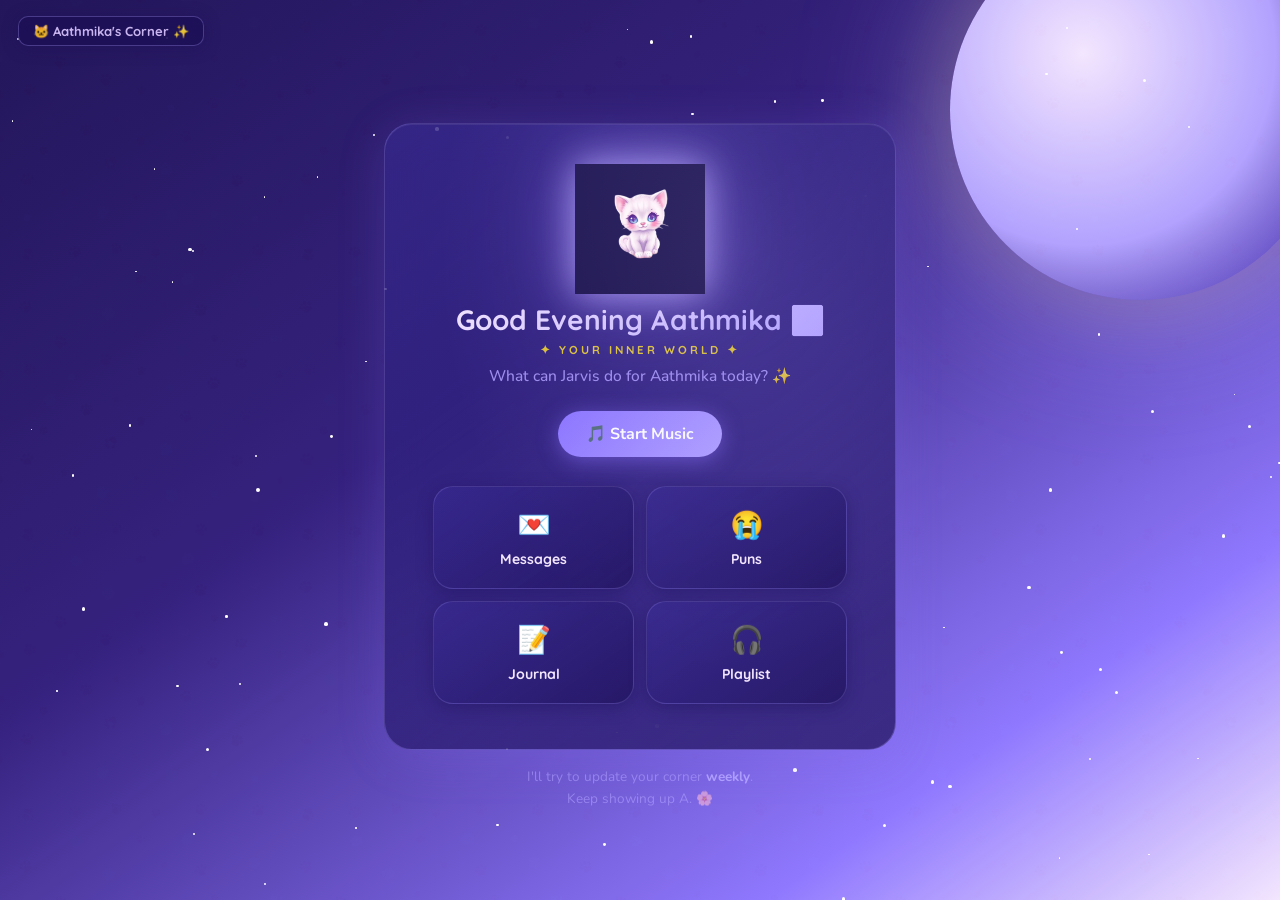
<file: index.html>
<!DOCTYPE html>
<html lang="en">
<head>
  <meta charset="UTF-8"/>
  <meta name="viewport" content="width=device-width, initial-scale=1.0"/>
  <title>Aathmika's Corner ✨</title>
  <link rel="icon" href="data:image/svg+xml,<svg xmlns='http://www.w3.org/2000/svg' viewBox='0 0 100 100'><text y='.9em' font-size='90'>🐱</text></svg>">
  <link rel="preconnect" href="https://fonts.googleapis.com">
  <link href="https://fonts.googleapis.com/css2?family=Nunito:wght@400;600;700;800;900&family=Quicksand:wght@400;500;600;700&display=swap" rel="stylesheet">
  <link rel="stylesheet" href="lunari.css">
</head>
<body>

<div id="kitten-cursor"></div>
<a href="index.html" class="brand-tag">🐱 Aathmika's Corner ✨</a>

<div id="bg">
  <div class="moon"></div>
  <div class="cloud c1"></div>
  <div class="cloud c2"></div>
  <div class="cloud c3"></div>
  <div class="star-field" id="stars"></div>
</div>

<div id="app">
  <div class="hero-card sparkable">
    <img class="kitty-hero" src="[data-uri]" alt="Lunari kitten"/>
    <h1 id="greeting"></h1>
    <p class="inner-world">✦ Your Inner World ✦</p>
    <p class="subtitle">What can Jarvis do for Aathmika today? ✨</p>
    <audio id="bgMusic" src="bg.mp3" loop></audio>
    <button onclick="playMusic()" class="music-btn sparkable">🎵 Start Music</button>
    <div class="nav-grid">
      <a class="nav-card sparkable" href="messages.html"><span class="card-emoji">💌</span><span class="card-label">Messages</span></a>
      <a class="nav-card sparkable" href="puns.html"><span class="card-emoji">😭</span><span class="card-label">Puns</span></a>
      <a class="nav-card sparkable" href="journal.html"><span class="card-emoji">📝</span><span class="card-label">Journal</span></a>
      <a class="nav-card sparkable" href="playlist.html"><span class="card-emoji">🎧</span><span class="card-label">Playlist</span></a>
    </div>
  </div>
  <p class="footer-text">I'll try to update your corner <strong>weekly</strong>.<br>Keep showing up A. 🌸</p>
</div>

<script src="lunari.js"></script>
<script src="script.js"></script>
<script>
  let _musicPlaying = false;
  function playMusic() {
    const btn = document.querySelector('.music-btn');
    const music = document.getElementById('bgMusic');
    if (!music) return;
    if (_musicPlaying) {
      music.pause(); _musicPlaying = false;
      if (btn) { btn.textContent = '🎵 Start Music'; btn.classList.remove('playing'); }
    } else {
      music.volume = 0.4; music.play(); _musicPlaying = true;
      if (btn) { btn.textContent = '🎵 Pause Music'; btn.classList.add('playing'); }
    }
  }
</script>
</body>
</html>
</file>
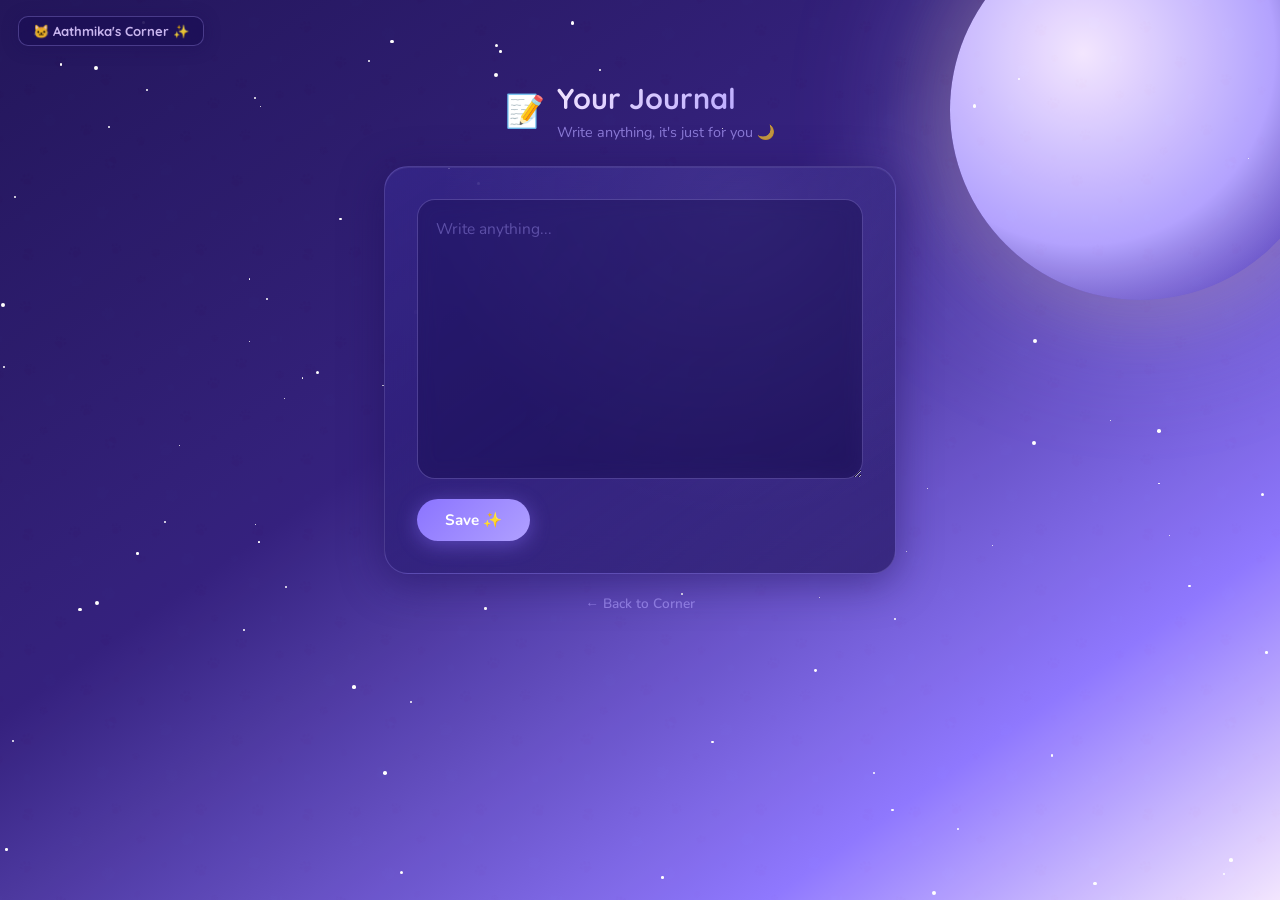
<file: journal.html>
<!DOCTYPE html>
<html lang="en">
<head>
  <meta charset="UTF-8"/>
  <meta name="viewport" content="width=device-width, initial-scale=1.0"/>
  <title>Journal 📝 Aathmika's Corner</title>
  <link rel="icon" href="data:image/svg+xml,<svg xmlns='http://www.w3.org/2000/svg' viewBox='0 0 100 100'><text y='.9em' font-size='90'>🐱</text></svg>">
  <link rel="preconnect" href="https://fonts.googleapis.com">
  <link href="https://fonts.googleapis.com/css2?family=Nunito:wght@400;600;700;800;900&family=Quicksand:wght@400;500;600;700&display=swap" rel="stylesheet">
  <link rel="stylesheet" href="lunari.css">
  <style>
    #journalText {
      width:100%; min-height:280px; padding:16px 18px;
      background:rgba(27,14,85,0.5); backdrop-filter:blur(10px);
      border:1px solid rgba(176,160,255,0.3); border-radius:18px;
      color:var(--lavender); font-family:'Nunito',sans-serif;
      font-size:0.97rem; line-height:1.7; outline:none; resize:vertical;
      transition:border 0.25s, box-shadow 0.25s; margin-bottom:14px;
    }
    #journalText:focus { border-color:var(--magical-violet); box-shadow:0 0 0 3px rgba(139,116,255,0.25); }
    #journalText::placeholder { color:rgba(176,160,255,0.4); }
    .save-row { display:flex; align-items:center; gap:14px; }
    .save-btn {
      padding:11px 28px; border:none; border-radius:50px;
      background:linear-gradient(135deg,var(--magical-violet),var(--dream-purple));
      color:white; font-family:'Nunito',sans-serif; font-size:0.95rem; font-weight:700;
      cursor:pointer; box-shadow:0 4px 20px rgba(139,116,255,0.45); transition:all 0.25s;
    }
    .save-btn:hover { transform:scale(1.05); }
    #saveNote { font-size:0.85rem; color:var(--star-glow); font-weight:600; opacity:0; transition:opacity 0.3s; }
    #saveNote.visible { opacity:1; }
    .header-row{display:flex;align-items:center;gap:.8rem;margin-bottom:1.5rem;}
    .header-icon{font-size:2rem;}
  </style>
</head>
<body>
<div id="kitten-cursor"></div>
<a href="index.html" class="brand-tag">🐱 Aathmika's Corner ✨</a>
<div id="bg">
  <div class="moon"></div>
  <div class="cloud c1"></div><div class="cloud c2"></div><div class="cloud c3"></div>
  <div class="star-field" id="stars"></div>
</div>
<div id="app" style="justify-content:flex-start;padding-top:80px;">
  <div class="header-row">
    <span class="header-icon">📝</span>
    <div>
      <h1 class="page-title">Your Journal</h1>
      <p class="page-sub">Write anything, it's just for you 🌙</p>
    </div>
  </div>
  <div class="lunari-card" style="width:100%;">
    <textarea id="journalText" placeholder="Write anything..."></textarea>
    <div class="save-row">
      <button class="save-btn sparkable" onclick="saveJournal()">Save ✨</button>
      <p id="saveNote"></p>
    </div>
  </div>
  <a href="index.html" class="back-link">← Back to Corner</a>
</div>
<script src="lunari.js"></script>
<script src="script.js"></script>
<script>
  const _orig = saveJournal;
  saveJournal = function() {
    _orig();
    const n = document.getElementById('saveNote');
    n.classList.add('visible');
    setTimeout(() => n.classList.remove('visible'), 2500);
  }
</script>
</body>
</html>
</file>
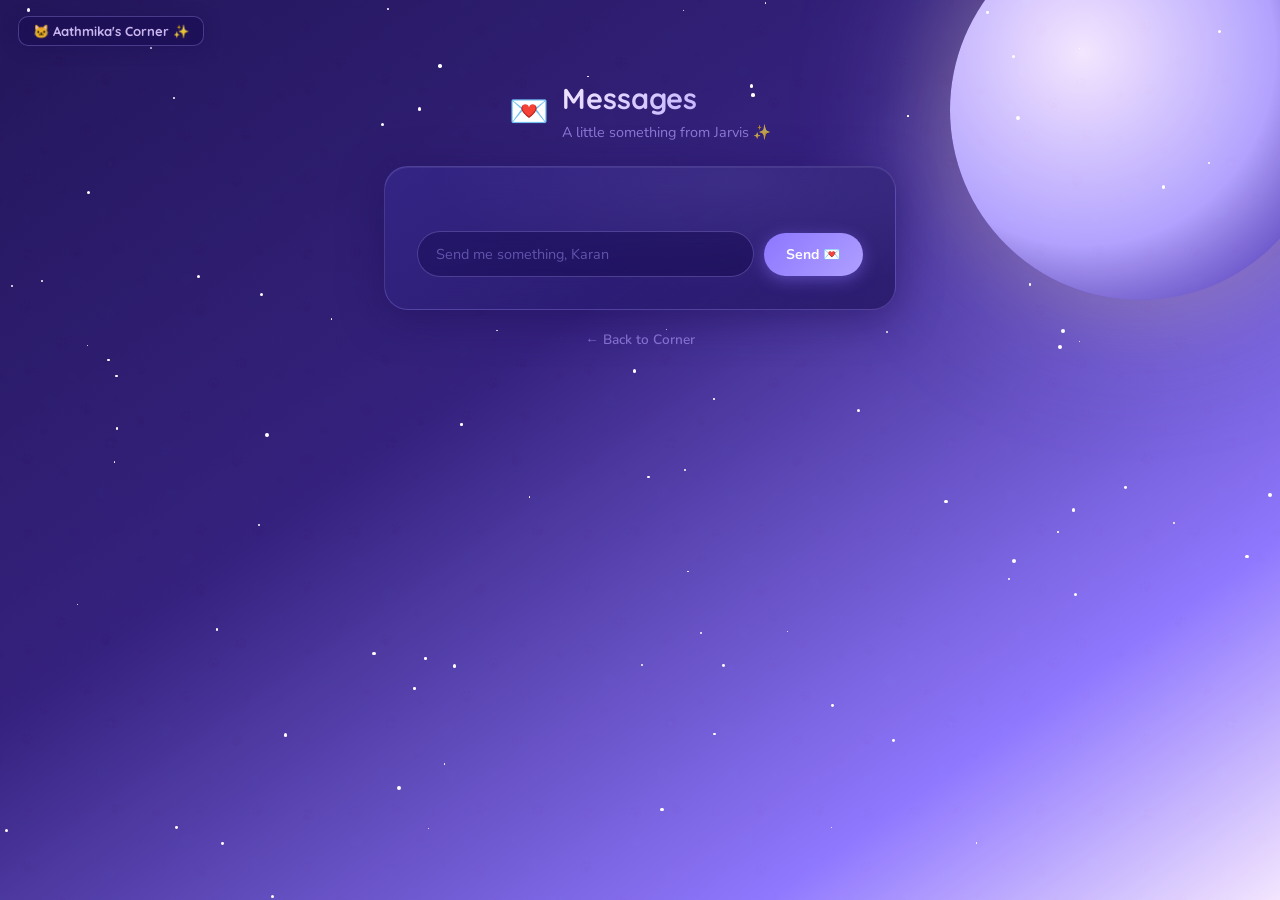
<file: messages.html>
<!DOCTYPE html>
<html lang="en">
<head>
  <meta charset="UTF-8"/>
  <meta name="viewport" content="width=device-width, initial-scale=1.0"/>
  <title>Messages ✨ Aathmika's Corner</title>
  <link rel="icon" href="data:image/svg+xml,<svg xmlns='http://www.w3.org/2000/svg' viewBox='0 0 100 100'><text y='.9em' font-size='90'>🐱</text></svg>">
  <link rel="preconnect" href="https://fonts.googleapis.com">
  <link href="https://fonts.googleapis.com/css2?family=Nunito:wght@400;600;700;800;900&family=Quicksand:wght@400;500;600;700&display=swap" rel="stylesheet">
  <link rel="stylesheet" href="lunari.css">
  <style>
    #chatMessages {
      display: flex; flex-direction: column; gap: 10px;
      max-height: 400px; overflow-y: auto;
      padding: 4px 4px 12px; margin-bottom: 16px;
      scrollbar-width: thin; scrollbar-color: rgba(176,160,255,0.3) transparent;
    }
    #chatMessages::-webkit-scrollbar { width: 4px; }
    #chatMessages::-webkit-scrollbar-thumb { background: rgba(176,160,255,0.3); border-radius: 4px; }
    .message {
      padding: 12px 16px; border-radius: 18px;
      max-width: 80%; font-size: 0.92rem; line-height: 1.55;
      animation: msgPop 0.3s cubic-bezier(0.34,1.56,0.64,1);
      word-break: break-word;
    }
    @keyframes msgPop { from{opacity:0;transform:scale(0.85)} to{opacity:1;transform:scale(1)} }
    .message small { display:block; font-size:0.7rem; margin-top:5px; opacity:0.55; }
    .message.user {
      align-self: flex-end;
      background: linear-gradient(135deg, var(--magical-violet), var(--night-purple));
      color: white; border-bottom-right-radius: 4px;
      box-shadow: 0 4px 16px rgba(139,116,255,0.35);
    }
    .message.user small { text-align: right; }
    .message.karan {
      align-self: flex-start;
      background: linear-gradient(135deg, rgba(58,45,153,0.7), rgba(27,14,85,0.85));
      color: var(--lavender); border: 1px solid rgba(176,160,255,0.22);
      border-bottom-left-radius: 4px;
    }
    .inputArea { display:flex; gap:10px; align-items:center; }
    .inputArea input {
      flex:1; padding:12px 18px; border-radius:50px;
      border:1px solid rgba(176,160,255,0.3);
      background:rgba(27,14,85,0.55); backdrop-filter:blur(10px);
      color:var(--lavender); font-family:'Nunito',sans-serif; font-size:0.9rem;
      outline:none; transition:border 0.25s, box-shadow 0.25s;
    }
    .inputArea input:focus { border-color:var(--magical-violet); box-shadow:0 0 0 3px rgba(139,116,255,0.25); }
    .inputArea input::placeholder { color:rgba(176,160,255,0.45); }
    .inputArea button {
      padding:12px 22px; border:none; border-radius:50px;
      background:linear-gradient(135deg,var(--magical-violet),var(--dream-purple));
      color:white; font-family:'Nunito',sans-serif; font-size:0.88rem; font-weight:700;
      cursor:pointer; box-shadow:0 4px 16px rgba(139,116,255,0.45); transition:all 0.25s;
      white-space:nowrap;
    }
    .inputArea button:hover { transform:scale(1.05); box-shadow:0 6px 24px rgba(139,116,255,0.65); }
    .header-row { display:flex; align-items:center; gap:.8rem; margin-bottom:1.5rem; }
    .header-icon { font-size:2rem; }
  </style>
</head>
<body>
<div id="kitten-cursor"></div>
<a href="index.html" class="brand-tag">🐱 Aathmika's Corner ✨</a>

<div id="bg">
  <div class="moon"></div>
  <div class="cloud c1"></div><div class="cloud c2"></div><div class="cloud c3"></div>
  <div class="star-field" id="stars"></div>
</div>

<div id="app" style="justify-content:flex-start; padding-top:80px;">
  <div class="header-row">
    <span class="header-icon">💌</span>
    <div>
      <h1 class="page-title">Messages</h1>
      <p class="page-sub">A little something from Jarvis ✨</p>
    </div>
  </div>

  <div class="lunari-card" style="width:100%;">
    <div id="chatMessages"></div>
    <div class="inputArea">
      <input id="userInput" placeholder="Send me something, Karan" onkeydown="if(event.key==='Enter') sendMessage()"/>
      <button onclick="sendMessage()">Send 💌</button>
    </div>
  </div>

  <a href="index.html" class="back-link">← Back to Corner</a>
</div>

<script src="lunari.js"></script>
<script src="script.js"></script>
</body>
</html>
</file>
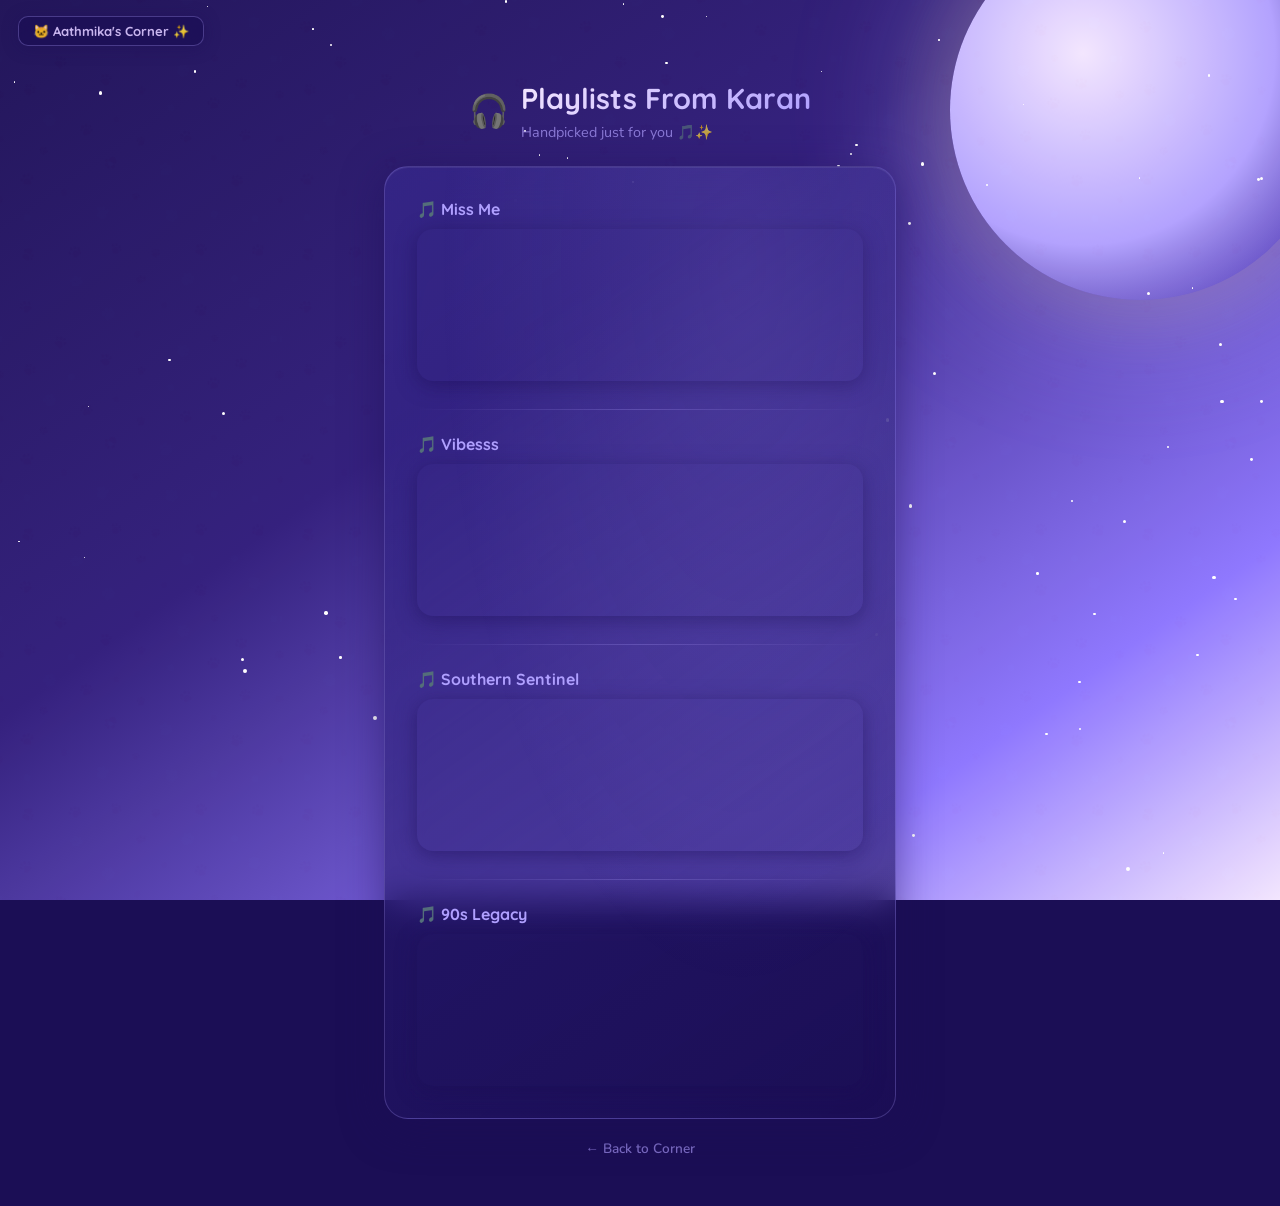
<file: playlist.html>
<!DOCTYPE html>
<html lang="en">
<head>
  <meta charset="UTF-8"/>
  <meta name="viewport" content="width=device-width, initial-scale=1.0"/>
  <title>Playlist 🎧 Aathmika's Corner</title>
  <link rel="icon" href="data:image/svg+xml,<svg xmlns='http://www.w3.org/2000/svg' viewBox='0 0 100 100'><text y='.9em' font-size='90'>🐱</text></svg>">
  <link rel="preconnect" href="https://fonts.googleapis.com">
  <link href="https://fonts.googleapis.com/css2?family=Nunito:wght@400;600;700;800;900&family=Quicksand:wght@400;500;600;700&display=swap" rel="stylesheet">
  <link rel="stylesheet" href="lunari.css">
  <style>
    .playlist-section { margin-bottom:28px; }
    .playlist-section:last-child { margin-bottom:0; }
    .playlist-label {
      font-family:'Quicksand',sans-serif; font-weight:700; font-size:1rem;
      color:var(--dream-purple); margin-bottom:10px;
      display:flex; align-items:center; gap:8px;
    }
    iframe {
      width:100%; height:152px; border-radius:16px; border:none; display:block;
      box-shadow:0 4px 20px rgba(27,14,85,0.5); transition:transform 0.25s, box-shadow 0.25s;
    }
    iframe:hover { transform:translateY(-3px); box-shadow:0 10px 32px rgba(139,116,255,0.35); }
    .pl-divider { height:1px; background:linear-gradient(90deg,transparent,rgba(176,160,255,0.25),transparent); margin:24px 0; }
    .header-row{display:flex;align-items:center;gap:.8rem;margin-bottom:1.5rem;}
    .header-icon{font-size:2rem;}
  </style>
</head>
<body>
<div id="kitten-cursor"></div>
<a href="index.html" class="brand-tag">🐱 Aathmika's Corner ✨</a>
<div id="bg">
  <div class="moon"></div>
  <div class="cloud c1"></div><div class="cloud c2"></div><div class="cloud c3"></div>
  <div class="star-field" id="stars"></div>
</div>
<div id="app" style="justify-content:flex-start;padding-top:80px;">
  <div class="header-row">
    <span class="header-icon">🎧</span>
    <div>
      <h1 class="page-title">Playlists From Karan</h1>
      <p class="page-sub">Handpicked just for you 🎵✨</p>
    </div>
  </div>
  <div class="lunari-card" style="width:100%;">
    <div class="playlist-section">
      <div class="playlist-label">🎵 Miss Me</div>
      <iframe src="https://open.spotify.com/embed/playlist/27BqtNsEpcyCiNthRghfES"></iframe>
    </div>
    <div class="pl-divider"></div>
    <div class="playlist-section">
      <div class="playlist-label">🎵 Vibesss</div>
      <iframe src="https://open.spotify.com/embed/playlist/0WkbAVPxwLpPvDLM9PbZmv"></iframe>
    </div>
    <div class="pl-divider"></div>
    <div class="playlist-section">
      <div class="playlist-label">🎵 Southern Sentinel</div>
      <iframe src="https://open.spotify.com/embed/playlist/4sqPAMu2AWYKNDcW2rOr4j"></iframe>
    </div>
    <div class="pl-divider"></div>
    <div class="playlist-section">
      <div class="playlist-label">🎵 90s Legacy</div>
      <iframe src="https://open.spotify.com/embed/playlist/37uzKPS8fPoDBwy4eqa1Oz"></iframe>
    </div>
  </div>
  <a href="index.html" class="back-link">← Back to Corner</a>
</div>
<script src="lunari.js"></script>
</body>
</html>
</file>
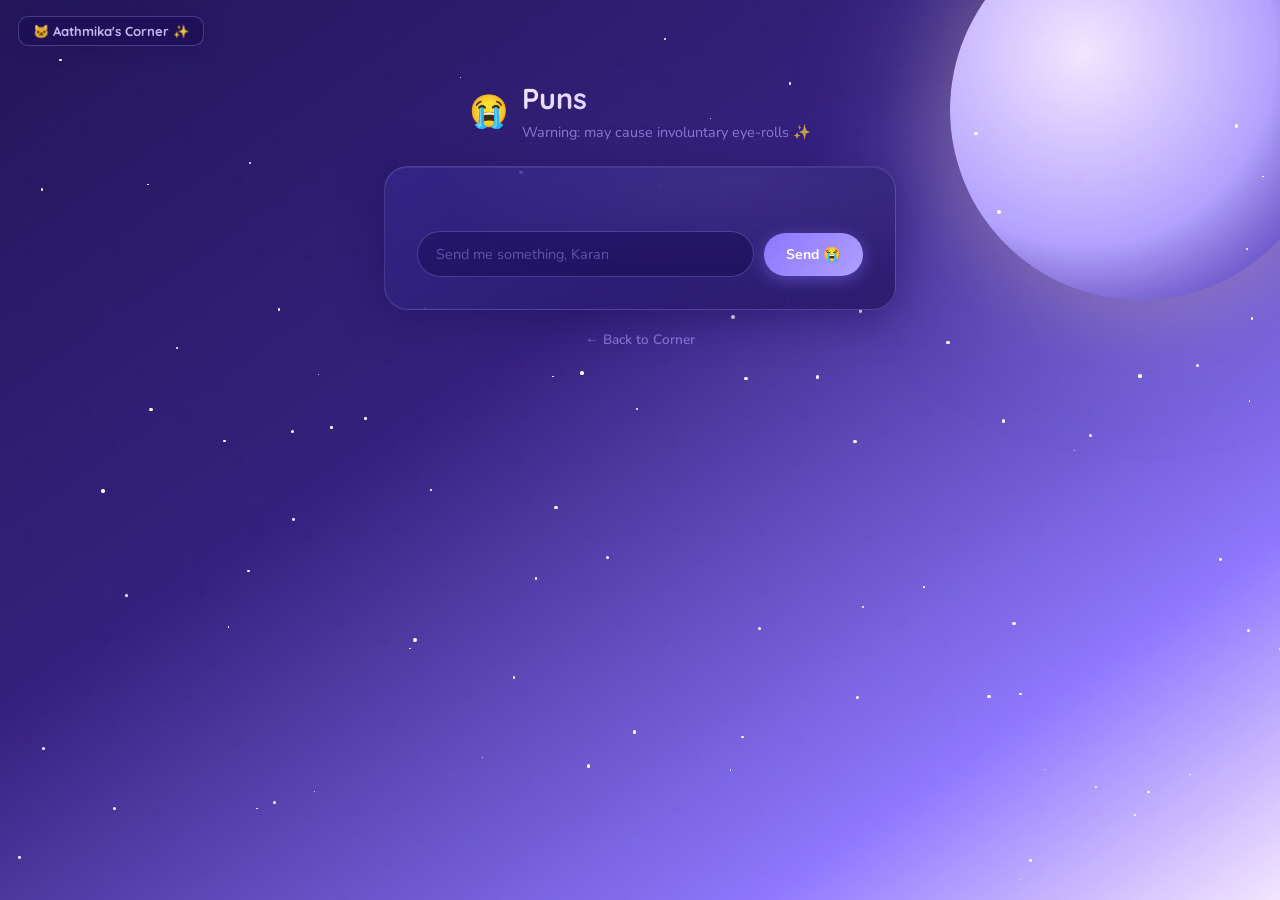
<file: puns.html>
<!DOCTYPE html>
<html lang="en">
<head>
  <meta charset="UTF-8"/>
  <meta name="viewport" content="width=device-width, initial-scale=1.0"/>
  <title>Puns 😭 Aathmika's Corner</title>
  <link rel="icon" href="data:image/svg+xml,<svg xmlns='http://www.w3.org/2000/svg' viewBox='0 0 100 100'><text y='.9em' font-size='90'>🐱</text></svg>">
  <link rel="preconnect" href="https://fonts.googleapis.com">
  <link href="https://fonts.googleapis.com/css2?family=Nunito:wght@400;600;700;800;900&family=Quicksand:wght@400;500;600;700&display=swap" rel="stylesheet">
  <link rel="stylesheet" href="lunari.css">
  <style>
    #chatMessages {
      display:flex; flex-direction:column; gap:10px;
      max-height:400px; overflow-y:auto;
      padding:4px 4px 12px; margin-bottom:16px;
      scrollbar-width:thin; scrollbar-color:rgba(176,160,255,0.3) transparent;
    }
    #chatMessages::-webkit-scrollbar{width:4px;}
    #chatMessages::-webkit-scrollbar-thumb{background:rgba(176,160,255,0.3);border-radius:4px;}
    .message {
      padding:12px 16px; border-radius:18px; max-width:80%;
      font-size:0.92rem; line-height:1.55; word-break:break-word;
      animation:msgPop 0.3s cubic-bezier(0.34,1.56,0.64,1);
    }
    @keyframes msgPop{from{opacity:0;transform:scale(0.85)}to{opacity:1;transform:scale(1)}}
    .message small{display:block;font-size:0.7rem;margin-top:5px;opacity:0.55;}
    .message.user{align-self:flex-end;background:linear-gradient(135deg,var(--magical-violet),var(--night-purple));color:white;border-bottom-right-radius:4px;box-shadow:0 4px 16px rgba(139,116,255,0.35);}
    .message.user small{text-align:right;}
    .message.jarvis{align-self:flex-start;background:linear-gradient(135deg,rgba(58,45,153,0.7),rgba(27,14,85,0.85));color:var(--lavender);border:1px solid rgba(176,160,255,0.22);border-bottom-left-radius:4px;}
    .inputArea{display:flex;gap:10px;align-items:center;}
    .inputArea input{flex:1;padding:12px 18px;border-radius:50px;border:1px solid rgba(176,160,255,0.3);background:rgba(27,14,85,0.55);backdrop-filter:blur(10px);color:var(--lavender);font-family:'Nunito',sans-serif;font-size:0.9rem;outline:none;transition:border 0.25s,box-shadow 0.25s;}
    .inputArea input:focus{border-color:var(--magical-violet);box-shadow:0 0 0 3px rgba(139,116,255,0.25);}
    .inputArea input::placeholder{color:rgba(176,160,255,0.45);}
    .inputArea button{padding:12px 22px;border:none;border-radius:50px;background:linear-gradient(135deg,var(--magical-violet),var(--dream-purple));color:white;font-family:'Nunito',sans-serif;font-size:0.88rem;font-weight:700;cursor:pointer;box-shadow:0 4px 16px rgba(139,116,255,0.45);transition:all 0.25s;white-space:nowrap;}
    .inputArea button:hover{transform:scale(1.05);}
    .header-row{display:flex;align-items:center;gap:.8rem;margin-bottom:1.5rem;}
    .header-icon{font-size:2rem;}
  </style>
</head>
<body>
<div id="kitten-cursor"></div>
<a href="index.html" class="brand-tag">🐱 Aathmika's Corner ✨</a>
<div id="bg">
  <div class="moon"></div>
  <div class="cloud c1"></div><div class="cloud c2"></div><div class="cloud c3"></div>
  <div class="star-field" id="stars"></div>
</div>
<div id="app" style="justify-content:flex-start;padding-top:80px;">
  <div class="header-row">
    <span class="header-icon">😭</span>
    <div>
      <h1 class="page-title">Puns</h1>
      <p class="page-sub">Warning: may cause involuntary eye-rolls ✨</p>
    </div>
  </div>
  <div class="lunari-card" style="width:100%;">
    <div id="chatMessages"></div>
    <div class="inputArea">
      <input id="userInput" placeholder="Send me something, Karan" onkeydown="if(event.key==='Enter') sendPun()"/>
      <button onclick="sendPun()">Send 😭</button>
    </div>
  </div>
  <a href="index.html" class="back-link">← Back to Corner</a>
</div>
<script src="lunari.js"></script>
<script src="script.js"></script>
</body>
</html>
</file>
<file: lunari.css>
@import url('https://fonts.googleapis.com/css2?family=Nunito:wght@400;600;700;800;900&family=Quicksand:wght@400;500;600;700&display=swap');

:root {
  --lavender: #F3E6FF;
  --dream-purple: #B0A0FF;
  --magical-violet: #8B74FF;
  --night-purple: #3A2D99;
  --deep-night: #1B0E55;
  --star-glow: #DEC331;
  --card-border: rgba(176,160,255,0.25);
}

*, *::before, *::after { box-sizing: border-box; margin: 0; padding: 0; }

html, body {
  width: 100%; min-height: 100%;
  font-family: 'Nunito', sans-serif;
  background: var(--deep-night);
  color: var(--lavender);
  overflow-x: hidden;
  cursor: none;
}

/* ── GLOWING CURSOR ── */
html, body { cursor: none; }
a, button, .nav-card, .music-btn, .sparkable, input, textarea { cursor: none; }

#kitten-cursor {
  position: fixed;
  width: 18px; height: 18px;
  border-radius: 50%;
  pointer-events: none;
  z-index: 9999;
  transform: translate(-50%, -50%);
  background: rgba(255, 150, 220, 0.9);
  box-shadow:
    0 0 8px 3px rgba(255, 130, 210, 0.9),
    0 0 18px 6px rgba(200, 100, 255, 0.6),
    0 0 30px 10px rgba(139, 116, 255, 0.35);
  transition: transform 0.08s ease;
}
#kitten-cursor::after {
  content: '';
  position: absolute;
  inset: -4px;
  border-radius: 50%;
  border: 1px solid rgba(255, 180, 230, 0.5);
  animation: cursorRing 1.5s ease-in-out infinite;
}
@keyframes cursorRing {
  0%,100% { transform: scale(1); opacity: 0.6; }
  50%      { transform: scale(1.5); opacity: 0; }
}
#kitten-cursor.clicking {
  transform: translate(-50%, -50%) scale(1.6);
  background: rgba(255, 200, 240, 1);
  box-shadow:
    0 0 14px 6px rgba(255, 150, 220, 1),
    0 0 30px 12px rgba(200, 100, 255, 0.8);
}
.sparkle-trail {
  position: fixed; pointer-events: none; z-index: 9998;
  font-size: 9px; animation: trailFade 0.55s ease forwards;
}
@keyframes trailFade {
  0%   { opacity:1; transform:translateY(0) scale(1); }
  100% { opacity:0; transform:translateY(-18px) scale(0); }
}

/* ── BRAND TAG ── */
.brand-tag {
  position: fixed; top: 16px; left: 18px; z-index: 999;
  background: rgba(27,14,85,0.72); backdrop-filter: blur(12px);
  border: 1px solid rgba(176,160,255,0.3); border-radius: 10px;
  padding: 6px 14px; font-family: 'Quicksand', sans-serif;
  font-size: 0.82rem; font-weight: 700; color: rgba(220,200,255,0.9);
  box-shadow: 0 2px 16px rgba(27,14,85,0.4);
  text-decoration: none; cursor: none;
  transition: border-color 0.2s, box-shadow 0.2s;
}
.brand-tag:hover {
  border-color: rgba(176,160,255,0.6);
  box-shadow: 0 2px 20px rgba(139,116,255,0.4);
  color: white;
}

/* ── BACKGROUND ── */
#bg {
  position: fixed; inset: 0; z-index: 0;
  background: linear-gradient(145deg, #1B0E55 0%, #2D1A7A 40%, #8B74FF 80%, #F3E6FF 100%);
  overflow: hidden;
}
#bg::after {
  content: ''; position: absolute; inset: 0;
  background: url('[data-uri]') repeat;
  background-size: 280px 280px; opacity: 0.04; pointer-events: none;
}
.moon {
  position: absolute; width: 380px; height: 380px; border-radius: 50%;
  background: radial-gradient(circle at 35% 35%, #F3E6FF, #B0A0FF 55%, rgba(139,116,255,0) 80%);
  top: -80px; right: -50px;
  box-shadow: 0 0 120px 40px rgba(176,160,255,0.3), 0 0 60px 20px rgba(222,195,49,0.15);
  animation: moonFloat 8s ease-in-out infinite;
}
@keyframes moonFloat { 0%,100%{transform:translateY(0)} 50%{transform:translateY(-18px)} }
.cloud { position:absolute; border-radius:50px; background:rgba(176,160,255,0.07); animation:cloudDrift linear infinite; }
.c1{width:200px;height:50px;top:15%;left:-220px;animation-duration:30s;}
.c2{width:130px;height:34px;top:55%;left:-160px;animation-duration:38s;animation-delay:6s;}
.c3{width:170px;height:43px;top:78%;left:-190px;animation-duration:44s;animation-delay:14s;}
@keyframes cloudDrift { from{left:-220px} to{left:110%} }
.star{position:absolute;border-radius:50%;background:white;animation:twinkle ease-in-out infinite;}
@keyframes twinkle{0%,100%{opacity:0.2;transform:scale(1)}50%{opacity:1;transform:scale(1.4)}}
.amb-sparkle{position:fixed;pointer-events:none;font-size:14px;z-index:1;animation:ambFloat linear infinite;opacity:0;}
@keyframes ambFloat{0%{opacity:0;transform:translateY(0) rotate(0)}10%{opacity:.8}90%{opacity:.5}100%{opacity:0;transform:translateY(-120vh) rotate(360deg)}}
.spark{position:fixed;pointer-events:none;z-index:9997;width:6px;height:6px;border-radius:50%;background:var(--star-glow);animation:sparkBurst .6s ease-out forwards;}
@keyframes sparkBurst{0%{opacity:1;transform:scale(1) translate(0,0)}100%{opacity:0;transform:scale(0) translate(var(--tx),var(--ty))}}

/* ── APP LAYOUT — perfectly centered on home ── */
#app {
  position: relative; z-index: 2;
  min-height: 100vh;
  display: flex; flex-direction: column;
  align-items: center; justify-content: center;
  padding: 80px 1.5rem 3rem;
  max-width: 560px; margin: 0 auto;
  width: 100%;
}

/* ── HERO CARD ── */
.hero-card {
  background: linear-gradient(145deg, rgba(58,45,153,0.55), rgba(27,14,85,0.7));
  backdrop-filter: blur(20px);
  border: 1px solid rgba(176,160,255,0.25);
  border-radius: 28px; padding: 2.5rem 3rem 2.8rem;
  text-align: center; width: 100%;
  box-shadow: 0 8px 48px rgba(139,116,255,0.2), inset 0 1px 0 rgba(255,255,255,0.07);
  animation: cardFloat 6s ease-in-out infinite; position: relative; overflow: hidden;
}
.hero-card::before {
  content: ''; position: absolute; inset: 0;
  background: radial-gradient(ellipse at 70% 20%, rgba(176,160,255,0.15), transparent 60%);
  pointer-events: none;
}
@keyframes cardFloat { 0%,100%{transform:translateY(0)} 50%{transform:translateY(-8px)} }

.kitty-hero {
  width: 130px; height: 130px; object-fit: cover;
  mix-blend-mode: screen;
  filter: drop-shadow(0 0 18px rgba(176,160,255,0.8)) drop-shadow(0 0 36px rgba(139,116,255,0.5));
  margin: 0 auto 0.6rem; display: block;
  animation: kittyBob 4s ease-in-out infinite;
}
@keyframes kittyBob {
  0%,100%{transform:translateY(0) scale(1)}
  40%{transform:translateY(-9px) scale(1.03)}
  70%{transform:translateY(-4px) scale(1.01)}
}

h1#greeting {
  font-family: 'Quicksand', sans-serif; font-size: 1.75rem; font-weight: 800;
  background: linear-gradient(135deg, var(--lavender), var(--dream-purple));
  -webkit-background-clip: text; -webkit-text-fill-color: transparent; background-clip: text;
  margin-bottom: 0.3rem; line-height: 1.2;
}
.inner-world {
  font-family: 'Quicksand', sans-serif; font-size: 0.72rem; font-weight: 700;
  letter-spacing: 3px; text-transform: uppercase; color: var(--star-glow);
  margin-bottom: 0.5rem; animation: shimmer 3s ease-in-out infinite;
}
@keyframes shimmer{0%,100%{opacity:.7}50%{opacity:1;filter:drop-shadow(0 0 6px rgba(222,195,49,.7))}}

.subtitle {
  color: rgba(176,160,255,0.85); font-size: 0.97rem;
  font-weight: 500; margin-bottom: 1.6rem;
}
.music-btn {
  display: inline-flex; align-items: center; gap: 8px;
  padding: 12px 28px; border: none; border-radius: 50px;
  background: linear-gradient(135deg, var(--magical-violet), var(--dream-purple));
  color: white; font-family: 'Nunito', sans-serif; font-size: 1rem; font-weight: 700;
  cursor: none; box-shadow: 0 4px 20px rgba(139,116,255,0.5); transition: all 0.25s;
  margin-bottom: 1.8rem;
}
.music-btn:hover { transform:scale(1.05); box-shadow:0 6px 30px rgba(139,116,255,0.7); }
.music-btn.playing { animation: musicPulse 2s ease-in-out infinite; }
@keyframes musicPulse {
  0%,100%{box-shadow:0 4px 20px rgba(139,116,255,0.5)}
  50%{box-shadow:0 4px 20px rgba(139,116,255,0.7),0 0 0 12px rgba(139,116,255,0)}
}

.nav-grid { display: grid; grid-template-columns: repeat(2,1fr); gap: 12px; width: 100%; }
.nav-card {
  display: flex; flex-direction: column; align-items: center; justify-content: center; gap: 6px;
  text-decoration: none;
  background: linear-gradient(145deg, rgba(58,45,153,0.5), rgba(27,14,85,0.6));
  border: 1px solid rgba(176,160,255,0.2); border-radius: 20px; padding: 20px 14px;
  color: var(--lavender); font-weight: 700;
  transition: all 0.3s cubic-bezier(0.34,1.56,0.64,1);
  position: relative; overflow: hidden; box-shadow: 0 4px 16px rgba(27,14,85,0.4);
}
.nav-card:hover { transform:translateY(-6px) scale(1.02); border-color:rgba(176,160,255,0.5); box-shadow:0 12px 40px rgba(139,116,255,0.4); color:white; }
.card-emoji { font-size: 1.7rem; }
.card-label { font-family:'Quicksand',sans-serif; font-size:0.88rem; font-weight:700; }

.footer-text { text-align:center; font-size:0.85rem; color:rgba(176,160,255,0.6); line-height:1.6; margin-top:1rem; }
.footer-text strong { color:var(--dream-purple); }

/* ── SUBPAGE LAYOUT ── */
.page-title {
  font-family:'Quicksand',sans-serif; font-weight:800; font-size:1.8rem;
  background:linear-gradient(135deg,var(--lavender),var(--dream-purple));
  -webkit-background-clip:text; -webkit-text-fill-color:transparent; background-clip:text;
  margin-bottom:.4rem;
}
.page-sub { color:rgba(176,160,255,0.7); font-size:.9rem; margin-bottom:0; }
.lunari-card {
  background: linear-gradient(145deg, rgba(58,45,153,0.5), rgba(27,14,85,0.65));
  backdrop-filter: blur(18px); border: 1px solid var(--card-border); border-radius: 24px;
  padding: 2rem; box-shadow: 0 8px 40px rgba(27,14,85,0.5), inset 0 1px 0 rgba(255,255,255,0.07);
  position: relative; overflow: hidden;
}
.lunari-card::before {
  content:''; position:absolute; inset:0;
  background:radial-gradient(ellipse at 70% 10%,rgba(176,160,255,0.12),transparent 60%);
  pointer-events:none;
}
.back-link {
  display:inline-flex; align-items:center; gap:6px; margin-top:1.2rem;
  color:rgba(176,160,255,0.65); text-decoration:none; font-size:0.85rem; font-weight:600;
  transition:color 0.2s;
}
.back-link:hover { color:var(--lavender); }

@media(max-width:600px){
  .hero-card{ padding:2rem 1.4rem; }
  h1#greeting{ font-size:1.4rem; }
  .kitty-hero{ width:100px; height:100px; }
  #app{ padding:70px 1rem 2rem; }
}
</file>
